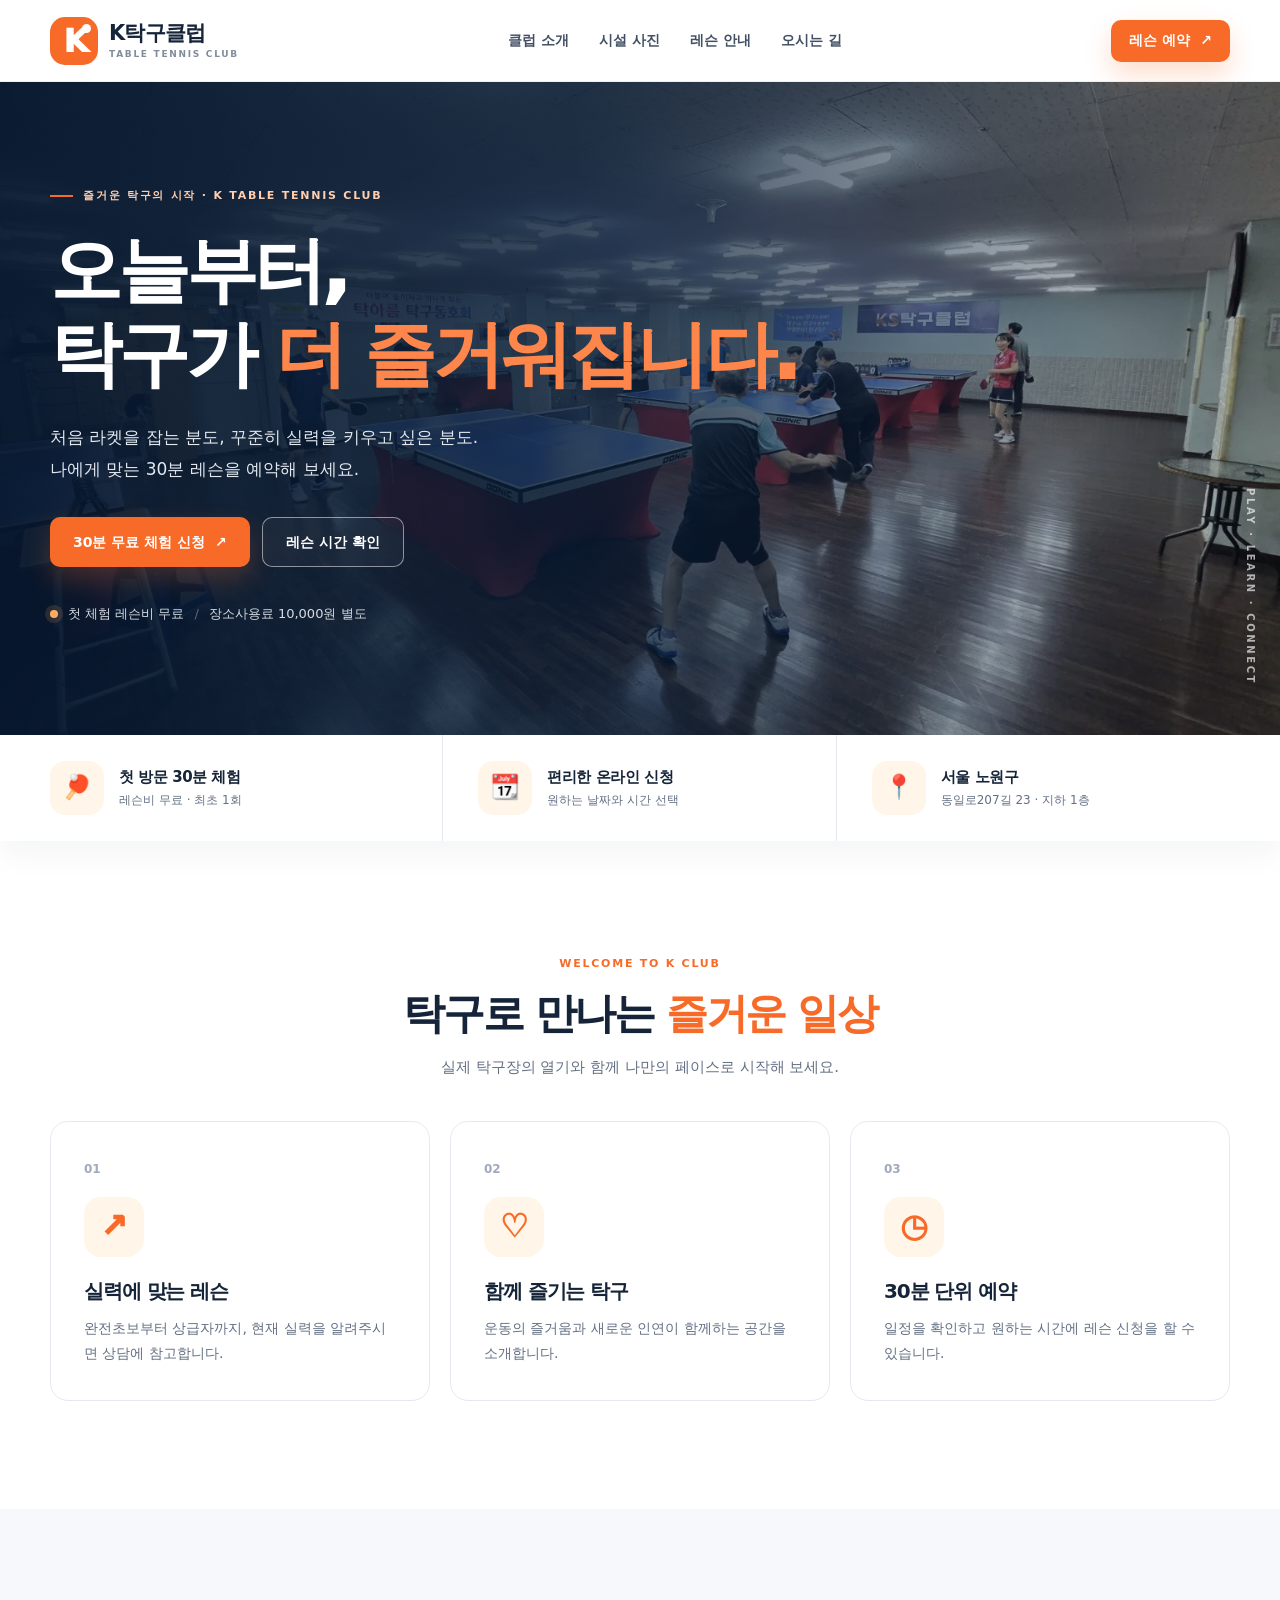
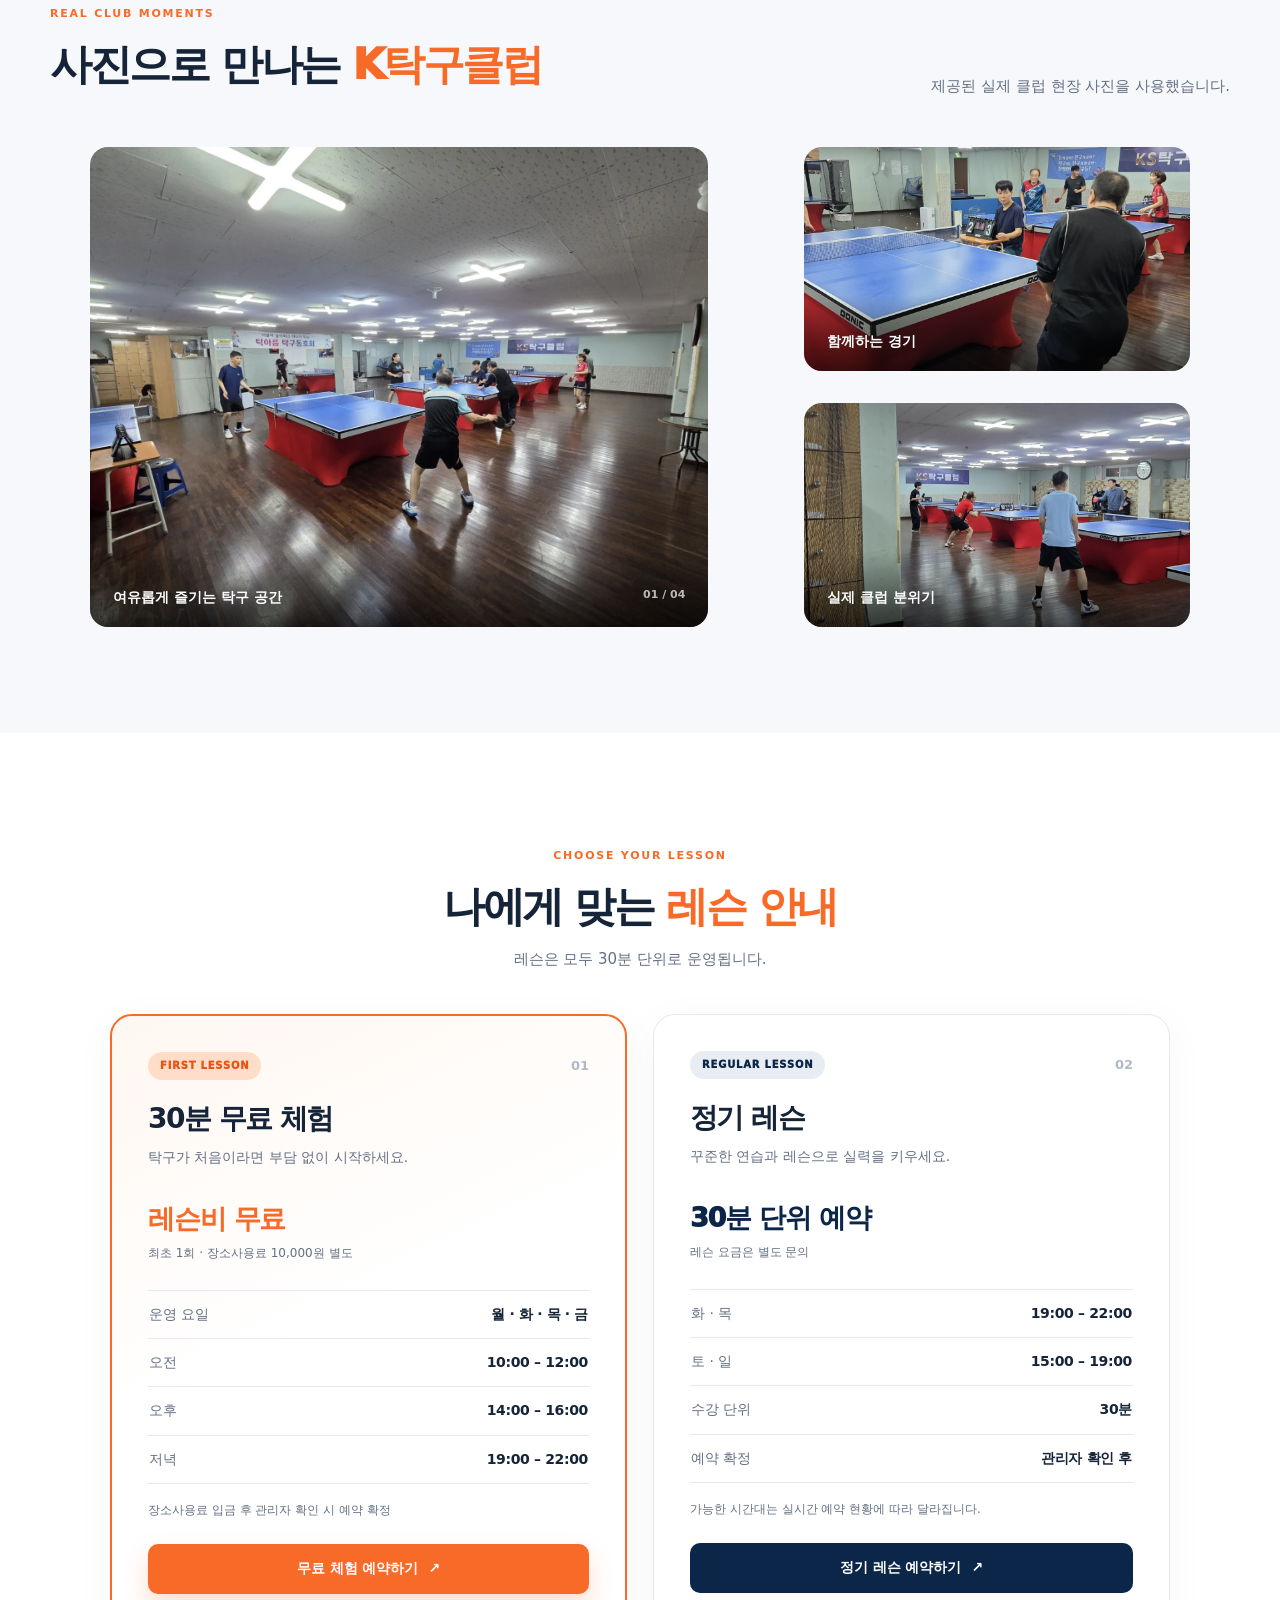
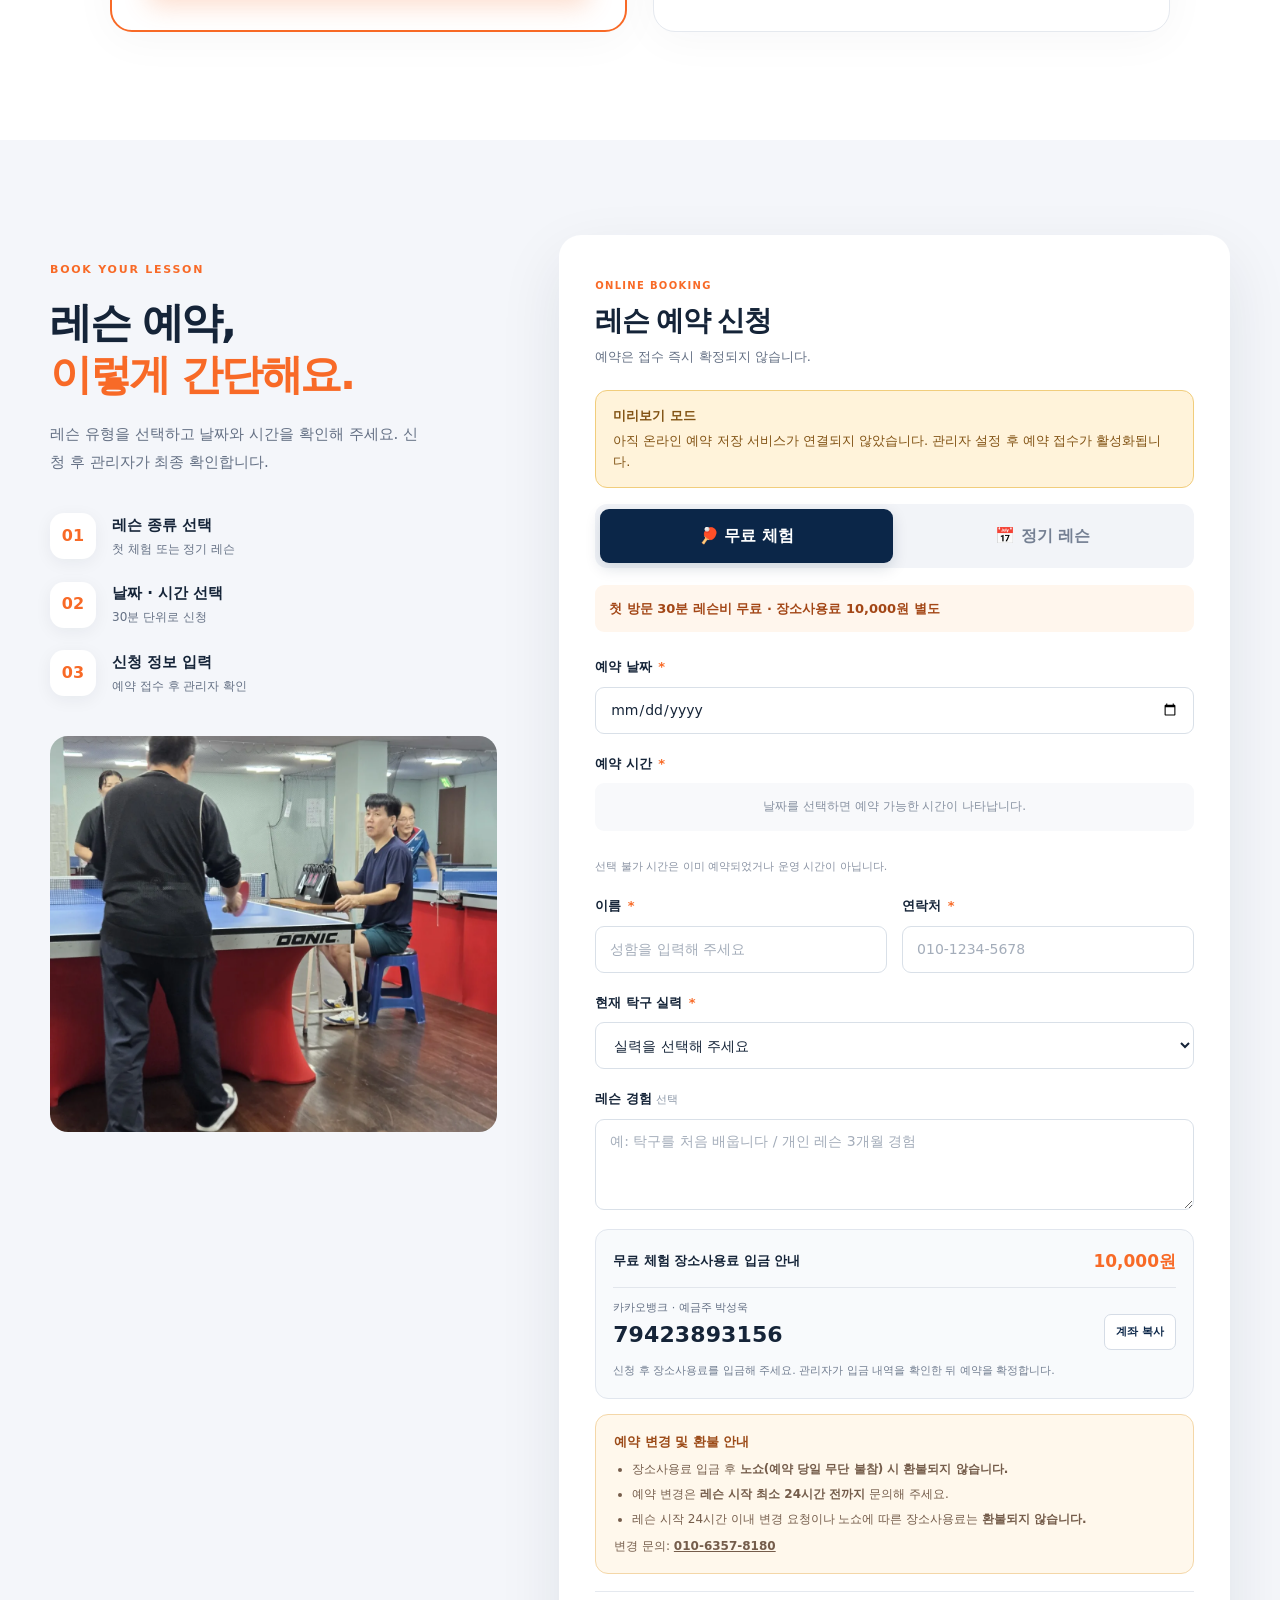
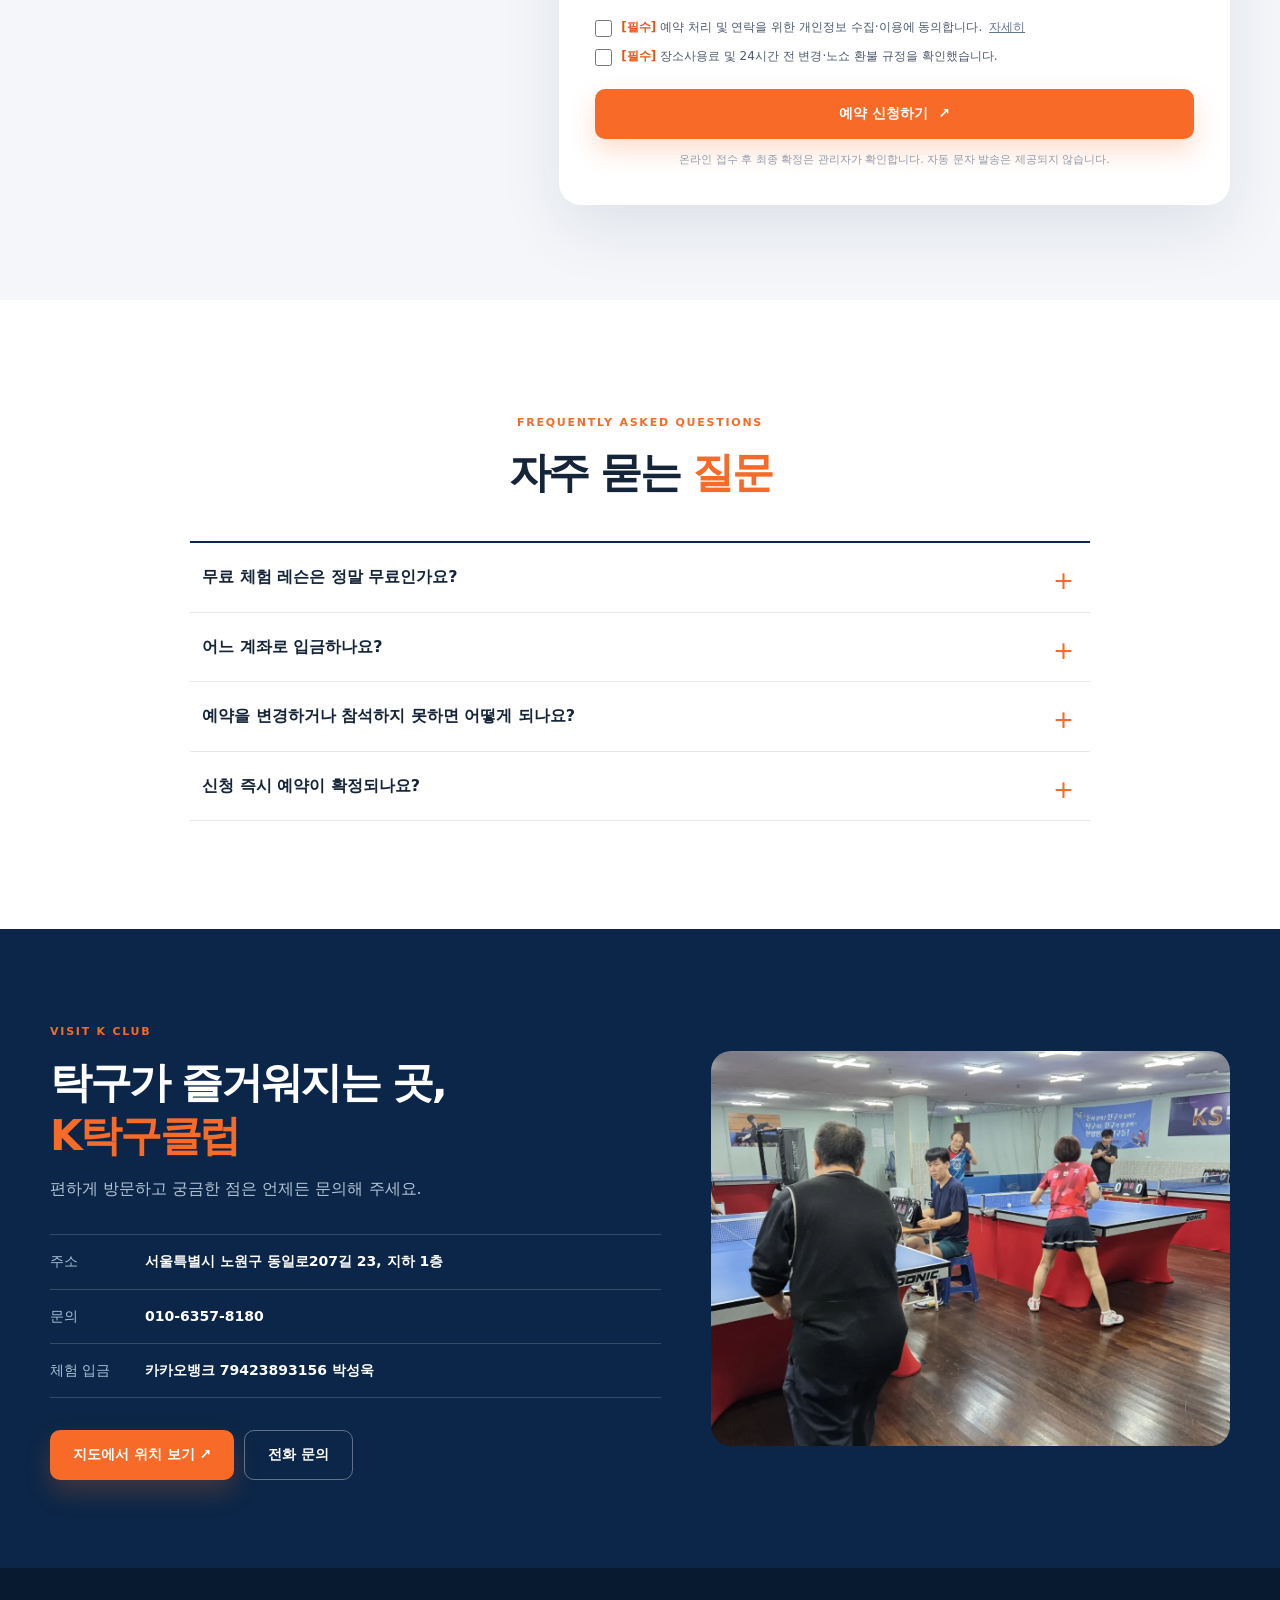
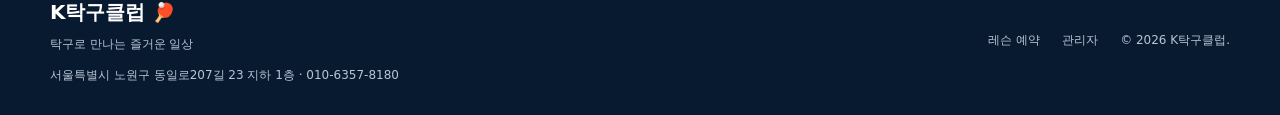
<file: index.html>
<!doctype html>
<html lang="ko">
<head>
  <meta charset="utf-8">
  <meta name="viewport" content="width=device-width, initial-scale=1">
  <meta name="theme-color" content="#0b2648">
  <meta name="description" content="서울 노원구 K탁구클럽. 최초 1회 30분 체험 레슨과 정기 레슨을 예약해 보세요.">
  <title>K탁구클럽 | 탁구의 즐거움, 여기서 시작</title>
  <link rel="icon" href="assets/favicon.svg" type="image/svg+xml">
  <link rel="stylesheet" href="assets/styles.css">
  <script src="assets/config.js"></script>
  <script src="assets/api.js" defer></script>
  <script src="assets/app.js" defer></script>
</head>
<body>
  <a class="skip-link" href="#main">본문 바로가기</a>
  <header class="site-header" id="top">
    <div class="container header-inner">
      <a class="brand" href="#top" aria-label="K탁구클럽 홈">
        <span class="brand-mark" aria-hidden="true">K<span class="brand-ball"></span></span>
        <span class="brand-label">K탁구클럽 <small>TABLE TENNIS CLUB</small></span>
      </a>
      <nav class="main-nav" aria-label="주요 메뉴">
        <a href="#about">클럽 소개</a><a href="#gallery">시설 사진</a><a href="#programs">레슨 안내</a><a href="#location">오시는 길</a>
      </nav>
      <a class="button button-small button-orange header-cta" href="#booking">레슨 예약 <span aria-hidden="true">↗</span></a>
    </div>
  </header>

  <main id="main">
    <section class="hero" aria-labelledby="hero-title">
      <div class="hero-background" role="img" aria-label="실제 K탁구클럽의 넓은 탁구장 전경"></div>
      <div class="container hero-content">
        <span class="eyebrow"><span class="eyebrow-line"></span> 즐거운 탁구의 시작 · K TABLE TENNIS CLUB</span>
        <h1 id="hero-title">오늘부터,<br>탁구가 <span>더 즐거워집니다.</span></h1>
        <p>처음 라켓을 잡는 분도, 꾸준히 실력을 키우고 싶은 분도.<br class="desktop-only"> 나에게 맞는 30분 레슨을 예약해 보세요.</p>
        <div class="hero-actions"><a class="button button-orange" href="#booking" data-pick="trial">30분 무료 체험 신청 <span aria-hidden="true">↗</span></a><a class="button button-transparent" href="#programs">레슨 시간 확인</a></div>
        <div class="hero-footnote"><span class="pulse-dot"></span> 첫 체험 레슨비 무료 <span class="bar">/</span> 장소사용료 10,000원 별도</div>
      </div>
      <div class="hero-side-label" aria-hidden="true">PLAY · LEARN · CONNECT</div>
    </section>

    <section class="intro-strip" aria-label="클럽 핵심 정보"><div class="container intro-strip-inner">
      <div><span class="strip-icon">🏓</span><span><strong>첫 방문 30분 체험</strong><small>레슨비 무료 · 최초 1회</small></span></div>
      <div><span class="strip-icon">📆</span><span><strong>편리한 온라인 신청</strong><small>원하는 날짜와 시간 선택</small></span></div>
      <div><span class="strip-icon">📍</span><span><strong>서울 노원구</strong><small>동일로207길 23 · 지하 1층</small></span></div>
    </div></section>

    <section class="section container about-section" id="about">
      <div class="section-header center"><span class="section-kicker">WELCOME TO K CLUB</span><h2>탁구로 만나는 <em>즐거운 일상</em></h2><p>실제 탁구장의 열기와 함께 나만의 페이스로 시작해 보세요.</p></div>
      <div class="benefit-grid">
        <article class="benefit-card"><span class="benefit-num">01</span><div class="benefit-symbol">↗</div><h3>실력에 맞는 레슨</h3><p>완전초보부터 상급자까지, 현재 실력을 알려주시면 상담에 참고합니다.</p></article>
        <article class="benefit-card"><span class="benefit-num">02</span><div class="benefit-symbol">♡</div><h3>함께 즐기는 탁구</h3><p>운동의 즐거움과 새로운 인연이 함께하는 공간을 소개합니다.</p></article>
        <article class="benefit-card"><span class="benefit-num">03</span><div class="benefit-symbol">◷</div><h3>30분 단위 예약</h3><p>일정을 확인하고 원하는 시간에 레슨 신청을 할 수 있습니다.</p></article>
      </div>
    </section>

    <section class="gallery-section" id="gallery"><div class="container">
      <div class="section-header split"><div><span class="section-kicker">REAL CLUB MOMENTS</span><h2>사진으로 만나는 <em>K탁구클럽</em></h2></div><p>제공된 실제 클럽 현장 사진을 사용했습니다.</p></div>
      <div class="photo-grid">
        <figure class="photo-large"><img src="assets/images/club-wide.webp" alt="실제 K탁구클럽 넓은 실내 모습과 탁구대" loading="lazy"><figcaption>여유롭게 즐기는 탁구 공간 <span>01 / 04</span></figcaption></figure>
        <figure><img src="assets/images/match.webp" alt="탁구 레슨과 경기 모습" loading="lazy"><figcaption>함께하는 경기</figcaption></figure>
        <figure><img src="assets/images/gallery.webp" alt="클럽에서 탁구를 즐기는 회원들" loading="lazy"><figcaption>실제 클럽 분위기</figcaption></figure>
      </div>
    </div></section>

    <section class="section container programs-section" id="programs">
      <div class="section-header center"><span class="section-kicker">CHOOSE YOUR LESSON</span><h2>나에게 맞는 <em>레슨 안내</em></h2><p>레슨은 모두 30분 단위로 운영됩니다.</p></div>
      <div class="program-grid">
        <article class="program-card trial-card"><div class="program-top"><span class="pill">FIRST LESSON</span><span class="program-index">01</span></div><h3>30분 무료 체험</h3><p class="program-sub">탁구가 처음이라면 부담 없이 시작하세요.</p><div class="program-price"><strong>레슨비 무료</strong><small>최초 1회 · 장소사용료 10,000원 별도</small></div>
          <div class="hours-table"><div><span>운영 요일</span><b>월 · 화 · 목 · 금</b></div><div><span>오전</span><b>10:00 – 12:00</b></div><div><span>오후</span><b>14:00 – 16:00</b></div><div><span>저녁</span><b>19:00 – 22:00</b></div></div>
          <p class="program-note">장소사용료 입금 후 관리자 확인 시 예약 확정</p><a class="button button-orange full" href="#booking" data-pick="trial">무료 체험 예약하기 <span aria-hidden="true">↗</span></a>
        </article>
        <article class="program-card regular-card"><div class="program-top"><span class="pill pill-dark">REGULAR LESSON</span><span class="program-index">02</span></div><h3>정기 레슨</h3><p class="program-sub">꾸준한 연습과 레슨으로 실력을 키우세요.</p><div class="program-price"><strong>30분 단위 예약</strong><small>레슨 요금은 별도 문의</small></div>
          <div class="hours-table"><div><span>화 · 목</span><b>19:00 – 22:00</b></div><div><span>토 · 일</span><b>15:00 – 19:00</b></div><div><span>수강 단위</span><b>30분</b></div><div><span>예약 확정</span><b>관리자 확인 후</b></div></div>
          <p class="program-note">가능한 시간대는 실시간 예약 현황에 따라 달라집니다.</p><a class="button button-navy full" href="#booking" data-pick="regular">정기 레슨 예약하기 <span aria-hidden="true">↗</span></a>
        </article>
      </div>
    </section>

    <section class="booking-section" id="booking"><div class="container booking-layout">
      <aside class="booking-aside"><span class="section-kicker">BOOK YOUR LESSON</span><h2>레슨 예약,<br><em>이렇게 간단해요.</em></h2><p>레슨 유형을 선택하고 날짜와 시간을 확인해 주세요. 신청 후 관리자가 최종 확인합니다.</p>
        <ol class="steps"><li><b>01</b><span><strong>레슨 종류 선택</strong><small>첫 체험 또는 정기 레슨</small></span></li><li><b>02</b><span><strong>날짜 · 시간 선택</strong><small>30분 단위로 신청</small></span></li><li><b>03</b><span><strong>신청 정보 입력</strong><small>예약 접수 후 관리자 확인</small></span></li></ol>
        <div class="aside-image"><img src="assets/images/lesson.webp" loading="lazy" alt="탁구 경기를 진행하는 K탁구클럽 실제 현장"></div>
      </aside>
      <div class="booking-card">
        <div class="booking-card-header"><span class="mini-tag">ONLINE BOOKING</span><h3>레슨 예약 신청</h3><p>예약은 접수 즉시 확정되지 않습니다.</p></div>
        <div class="notice notice-config" id="configNotice" hidden><strong>미리보기 모드</strong><span>아직 온라인 예약 저장 서비스가 연결되지 않았습니다. 관리자 설정 후 예약 접수가 활성화됩니다.</span></div>
        <div class="lesson-tabs" role="group" aria-label="레슨 유형 선택"><button class="lesson-tab active" type="button" data-type="trial" aria-pressed="true">🏓 무료 체험</button><button class="lesson-tab" type="button" data-type="regular" aria-pressed="false">📅 정기 레슨</button></div>
        <div class="booking-hint" id="bookingHint">첫 방문 30분 레슨비 무료 · 장소사용료 10,000원 별도</div>
        <form id="bookingForm" novalidate>
          <div class="form-grid"><label class="form-field"><span>예약 날짜 <i>*</i></span><input id="bookingDate" name="day" type="date" required></label></div>
          <div class="form-field"><span>예약 시간 <i>*</i></span><div id="slots" class="slot-picker" aria-label="예약 가능한 시간"><p class="slots-empty">날짜를 선택하면 예약 가능한 시간이 나타납니다.</p></div><input id="bookingSlot" type="hidden" name="slot" required><p class="input-note">선택 불가 시간은 이미 예약되었거나 운영 시간이 아닙니다.</p></div>
          <div class="form-grid two"><label class="form-field"><span>이름 <i>*</i></span><input name="name" type="text" minlength="2" maxlength="40" autocomplete="name" placeholder="성함을 입력해 주세요" required></label><label class="form-field"><span>연락처 <i>*</i></span><input name="phone" type="tel" maxlength="20" autocomplete="tel" inputmode="tel" placeholder="010-1234-5678" required></label></div>
          <label class="form-field"><span>현재 탁구 실력 <i>*</i></span><select name="level" required><option value="">실력을 선택해 주세요</option><option>완전초보</option><option>초보</option><option>입문</option><option>중급</option><option>상급</option></select></label>
          <label class="form-field"><span>레슨 경험 <small>선택</small></span><textarea name="experience" maxlength="1000" rows="3" placeholder="예: 탁구를 처음 배웁니다 / 개인 레슨 3개월 경험"></textarea></label>
          <div class="bank-card" id="bankCard"><div class="bank-top"><span>무료 체험 장소사용료 입금 안내</span><strong>10,000원</strong></div><div class="bank-number"><div><small>카카오뱅크 · 예금주 박성욱</small><strong>79423893156</strong></div><button class="copy-button" id="copyAccount" type="button" aria-label="계좌번호 복사">계좌 복사</button></div><p>신청 후 장소사용료를 입금해 주세요. 관리자가 입금 내역을 확인한 뒤 예약을 확정합니다.</p></div>
          <div class="policy-box"><strong>예약 변경 및 환불 안내</strong><ul><li>장소사용료 입금 후 <b>노쇼(예약 당일 무단 불참) 시 환불되지 않습니다.</b></li><li>예약 변경은 <b>레슨 시작 최소 24시간 전까지</b> 문의해 주세요.</li><li>레슨 시작 24시간 이내 변경 요청이나 노쇼에 따른 장소사용료는 <b>환불되지 않습니다.</b></li></ul><p>변경 문의: <a href="tel:01063578180">010-6357-8180</a></p></div>
          <div class="agreements"><label><input type="checkbox" name="privacy" required><span><strong>[필수]</strong> 예약 처리 및 연락을 위한 개인정보 수집·이용에 동의합니다. <button type="button" class="text-action" id="privacyDetails">자세히</button></span></label><label><input type="checkbox" name="policy" required><span><strong>[필수]</strong> 장소사용료 및 24시간 전 변경·노쇼 환불 규정을 확인했습니다.</span></label></div>
          <button class="button button-orange full submit-button" type="submit" id="submitBooking">예약 신청하기 <span aria-hidden="true">↗</span></button>
          <div class="form-feedback" id="formFeedback" role="status" aria-live="polite" hidden></div>
          <p class="after-note">온라인 접수 후 최종 확정은 관리자가 확인합니다. 자동 문자 발송은 제공되지 않습니다.</p>
        </form>
      </div>
    </div></section>

    <section class="section container faq-section" id="faq"><div class="section-header center"><span class="section-kicker">FREQUENTLY ASKED QUESTIONS</span><h2>자주 묻는 <em>질문</em></h2></div>
      <div class="faq-list"><details><summary>무료 체험 레슨은 정말 무료인가요?</summary><p>네. 첫 방문 30분 체험 레슨비는 최초 1회 무료입니다. 다만 장소사용료 10,000원은 별도로 입금해야 합니다.</p></details><details><summary>어느 계좌로 입금하나요?</summary><p>카카오뱅크 79423893156 (예금주 박성욱)으로 장소사용료 10,000원을 입금해 주세요. 관리자 입금 확인 후 확정됩니다.</p></details><details><summary>예약을 변경하거나 참석하지 못하면 어떻게 되나요?</summary><p>변경은 레슨 시작 최소 24시간 전까지 010-6357-8180으로 연락해 주세요. 24시간 이내 변경 요청 및 노쇼 시 입금한 장소사용료는 환불되지 않습니다.</p></details><details><summary>신청 즉시 예약이 확정되나요?</summary><p>아니요. 무료 체험은 입금 확인 후, 정기 레슨은 관리자 확인 후 예약이 확정됩니다. 자동 문자 발송은 제공되지 않으니 필요시 전화로 문의해 주세요.</p></details></div>
    </section>

    <section class="location-section" id="location"><div class="container location-layout"><div><span class="section-kicker">VISIT K CLUB</span><h2>탁구가 즐거워지는 곳,<br><em>K탁구클럽</em></h2><p>편하게 방문하고 궁금한 점은 언제든 문의해 주세요.</p><div class="contact-lines"><div><span>주소</span><strong>서울특별시 노원구 동일로207길 23, 지하 1층</strong></div><div><span>문의</span><a href="tel:01063578180">010-6357-8180</a></div><div><span>체험 입금</span><strong>카카오뱅크 79423893156 박성욱</strong></div></div><div class="location-actions"><a class="button button-orange" href="https://www.google.com/maps/search/?api=1&amp;query=%EC%84%9C%EC%9A%B8%EC%8B%9C+%EB%85%B8%EC%9B%90%EA%B5%AC+%EB%8F%99%EC%9D%BC%EB%A1%9C207%EA%B8%B8+23" target="_blank" rel="noopener noreferrer">지도에서 위치 보기 ↗</a><a class="button button-outline-light" href="tel:01063578180">전화 문의</a></div></div><img src="assets/images/club-floor.webp" loading="lazy" alt="K탁구클럽 실내 탁구장 전경"></div></section>
  </main>
  <footer class="site-footer"><div class="container footer-inner"><div><span class="footer-brand">K탁구클럽 <span>🏓</span></span><p>탁구로 만나는 즐거운 일상</p><small>서울특별시 노원구 동일로207길 23 지하 1층 · 010-6357-8180</small></div><div class="footer-right"><a href="#booking">레슨 예약</a><a href="admin.html">관리자</a><span>© <span id="currentYear">2026</span> K탁구클럽.</span></div></div></footer>

  <dialog id="privacyDialog" class="modal"><div class="modal-content"><button type="button" class="modal-close" data-close-dialog aria-label="닫기">×</button><h2>개인정보 수집·이용 안내</h2><p><strong>수집 항목:</strong> 이름, 연락처, 탁구 실력, 레슨 경험(입력 시), 희망 예약 날짜와 시간</p><p><strong>이용 목적:</strong> 체험·정기 레슨 예약 접수, 중복 체험 신청 확인, 예약 일정 관리와 연락</p><p><strong>보유·삭제:</strong> 예약 업무에 필요한 기간 동안 보관합니다. 보관기간 확정 및 정기 삭제 절차는 클럽 운영자가 공개 운영 전에 정해야 합니다. 삭제 요청은 010-6357-8180으로 문의해 주세요.</p><p><strong>동의 거부:</strong> 동의하지 않을 수 있으나 온라인 예약 접수는 어렵습니다.</p><button type="button" class="button button-navy full" data-close-dialog>확인</button></div></dialog>
</body>
</html>
</file>
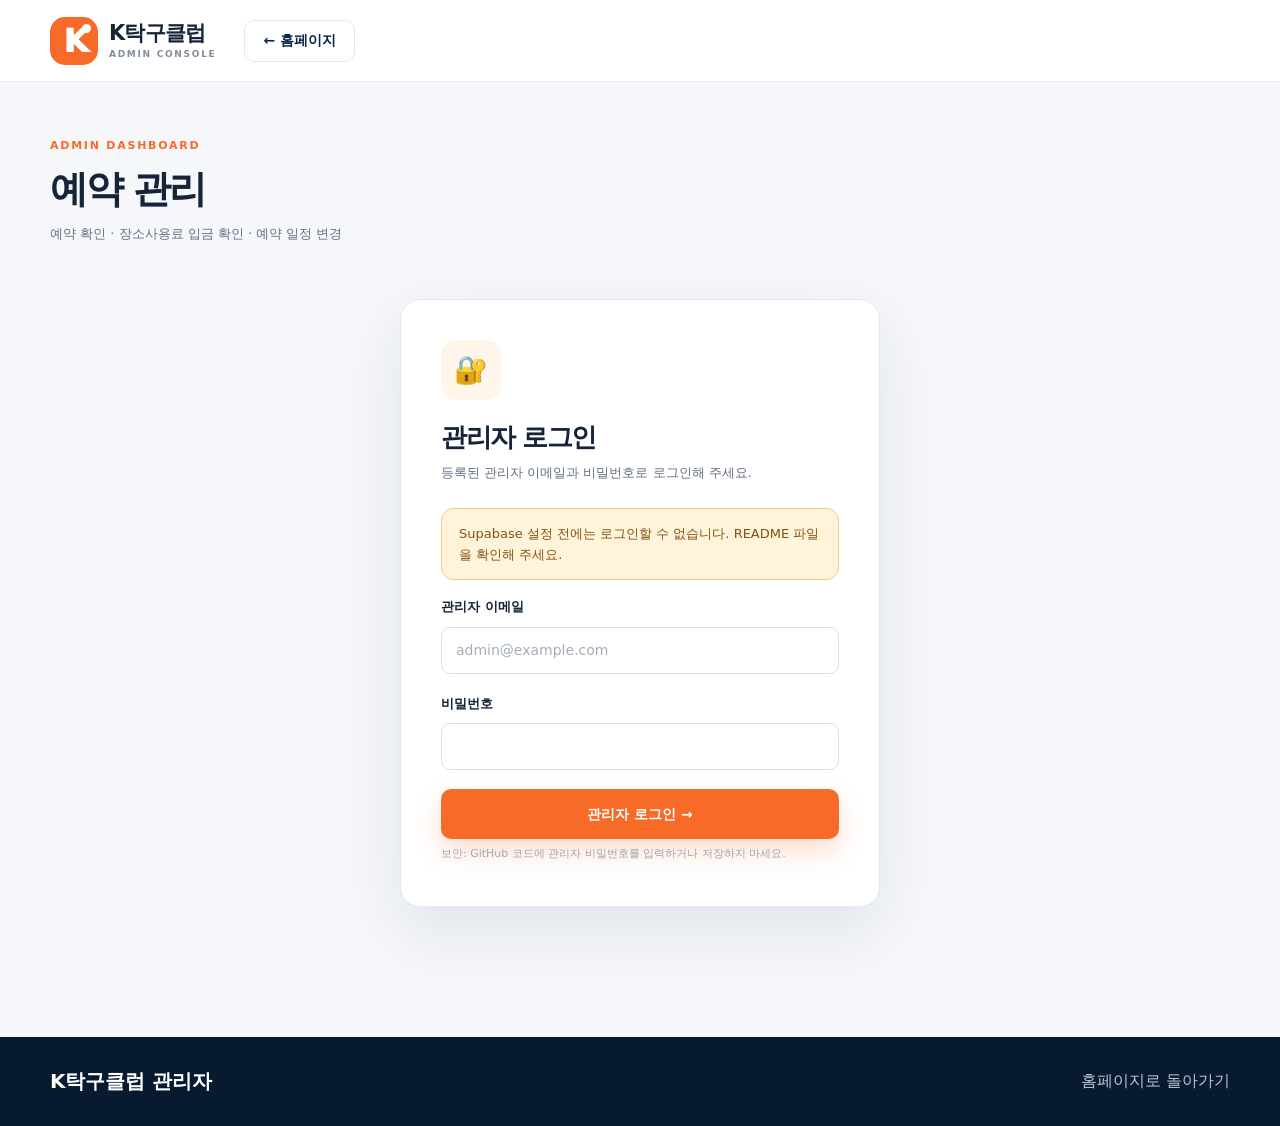
<file: admin.html>
<!doctype html>
<html lang="ko"><head><meta charset="utf-8"><meta name="viewport" content="width=device-width, initial-scale=1"><meta name="robots" content="noindex,nofollow"><meta name="theme-color" content="#0b2648"><title>예약 관리 | K탁구클럽</title><link rel="icon" href="assets/favicon.svg" type="image/svg+xml"><link rel="stylesheet" href="assets/styles.css"><script src="assets/config.js"></script><script src="assets/api.js" defer></script><script src="assets/admin.js" defer></script></head>
<body class="admin-body"><a class="skip-link" href="#main">본문 바로가기</a><header class="site-header admin-header"><div class="container header-inner"><a class="brand" href="index.html"><span class="brand-mark" aria-hidden="true">K<span class="brand-ball"></span></span><span class="brand-label">K탁구클럽 <small>ADMIN CONSOLE</small></span></a><a class="button button-small button-ghost" href="index.html">← 홈페이지</a></div></header>
<main id="main" class="container admin-main"><div class="admin-intro"><div><span class="section-kicker">ADMIN DASHBOARD</span><h1>예약 관리</h1><p>예약 확인 · 장소사용료 입금 확인 · 예약 일정 변경</p></div><button type="button" class="button button-small button-navy" id="logoutBtn" hidden>로그아웃</button></div>
<section class="login-panel" id="loginPanel"><div class="login-icon">🔐</div><h2>관리자 로그인</h2><p>등록된 관리자 이메일과 비밀번호로 로그인해 주세요.</p><div class="notice notice-config" id="adminConfigNotice" hidden>Supabase 설정 전에는 로그인할 수 없습니다. README 파일을 확인해 주세요.</div><form id="loginForm"><label class="form-field"><span>관리자 이메일</span><input type="email" name="email" autocomplete="username" placeholder="admin@example.com" required></label><label class="form-field"><span>비밀번호</span><input type="password" name="password" autocomplete="current-password" required></label><button type="submit" class="button button-orange full">관리자 로그인 →</button><p class="form-feedback" role="status" id="loginFeedback" hidden></p></form><small>보안: GitHub 코드에 관리자 비밀번호를 입력하거나 저장하지 마세요.</small></section>
<section id="dashboard" class="dashboard" hidden>
  <div class="admin-stats"><article><span>전체 신청</span><strong id="statAll">—</strong></article><article><span>입금 확인 대기</span><strong id="statPayment">—</strong></article><article><span>예약 확인 대기</span><strong id="statPending">—</strong></article><article><span>예약 확정</span><strong id="statConfirmed">—</strong></article></div>
  <div class="admin-toolbar"><div><h2>예약 신청 목록</h2><p>입금 확인 후 상태를 ‘예약 확정’으로 변경해 주세요.</p></div><div class="toolbar-buttons"><button class="button button-ghost" type="button" id="refreshBtn">새로고침 ↻</button><button class="button button-navy" type="button" id="csvBtn">CSV 다운로드 ↓</button></div></div>
  <div class="admin-filters"><label>예약 날짜<input type="date" id="filterDate"></label><label>레슨 유형<select id="filterType"><option value="all">전체 유형</option><option value="trial">무료 체험</option><option value="regular">정기 레슨</option></select></label><label>예약 상태<select id="filterStatus"><option value="all">전체 상태</option><option value="pending_payment">입금 확인 대기</option><option value="pending">예약 확인 대기</option><option value="confirmed">예약 확정</option><option value="completed">레슨 완료</option><option value="no_show">노쇼</option><option value="cancelled">취소</option></select></label><button class="button button-navy" id="applyFilters" type="button">조회</button><button class="button button-ghost" id="resetFilters" type="button">초기화</button></div>
  <div class="admin-data-wrap"><div class="table-scroll"><table class="data-table"><thead><tr><th>예약번호</th><th>레슨 일정</th><th>유형</th><th>이름 · 연락처</th><th>실력 / 경험</th><th>현재 상태</th><th>관리</th></tr></thead><tbody id="bookingRows"><tr><td colspan="7" class="table-empty">예약을 불러오고 있습니다.</td></tr></tbody></table></div></div>
  <div class="admin-guides"><p><b>입금 확인:</b> 카카오뱅크 79423893156 박성욱 계좌에서 실제 입금 내역을 확인한 후 ‘예약 확정’으로 변경하세요. 자동 입금 조회는 지원하지 않습니다.</p><p><b>변경 규정:</b> 레슨 시작 24시간 전까지만 시간 변경이 가능합니다. 24시간 이내 변경 및 노쇼 시 장소사용료는 환불되지 않습니다. 문자 발송은 별도입니다.</p></div>
  <div id="adminFeedback" class="form-feedback" role="status" aria-live="polite" hidden></div>
</section>
</main>
<dialog id="moveDialog" class="modal"><div class="modal-content"><button class="modal-close" type="button" data-close-dialog aria-label="닫기">×</button><h2>예약 시간 변경</h2><p id="moveDetails" class="muted"></p><form id="moveForm"><label class="form-field"><span>변경 날짜</span><input type="date" name="day" id="moveDay" required></label><label class="form-field"><span>변경 시간</span><select name="slot" id="moveSlot" required><option value="">먼저 날짜를 선택하세요</option></select></label><p class="input-note">기존 예약 시간 기준 24시간 전까지만 변경 가능하며, 이미 예약된 시간은 선택할 수 없습니다.</p><button class="button button-orange full" type="submit">변경 저장</button></form><p class="form-feedback" role="status" id="moveFeedback" hidden></p></div></dialog>
<footer class="site-footer"><div class="container footer-inner"><span class="footer-brand">K탁구클럽 관리자</span><a href="index.html">홈페이지로 돌아가기</a></div></footer></body></html>
</file>
<file: assets/styles.css>
[hidden]{display:none!important}
:root{--navy:#0b2648;--navy2:#102f54;--orange:#f86a27;--orange2:#e85314;--cream:#fff5e9;--pale:#f7f8fb;--ink:#152438;--muted:#647084;--line:#e5e9ef;--white:#fff;--radius:20px;--shadow:0 24px 64px rgba(9,30,58,.09)}
*{box-sizing:border-box}html{scroll-behavior:smooth;scroll-padding-top:85px}body{margin:0;color:var(--ink);font-family: "Pretendard", "Noto Sans KR", "Apple SD Gothic Neo", "Malgun Gothic",system-ui,sans-serif;-webkit-font-smoothing:antialiased;line-height:1.65}a{color:inherit;text-decoration:none}button,input,select,textarea{font:inherit}button{cursor:pointer}img{max-width:100%;display:block}h1,h2,h3,p,figure{margin-top:0}h1,h2,h3{line-height:1.24;letter-spacing:-.055em}h1{font-size:clamp(2.9rem,5.6vw,5.3rem)}h2{font-size:clamp(2rem,3.3vw,3.2rem)}h3{font-size:1.45rem}.container{width:min(1180px,calc(100% - 48px));margin-inline:auto}.skip-link{position:fixed;left:10px;top:-80px;background:#fff;z-index:100;padding:10px}.skip-link:focus{top:8px}.site-header{height:82px;background:#fff;position:sticky;top:0;z-index:20;border-bottom:1px solid rgba(0,0,0,.06)}.header-inner{height:100%;display:flex;align-items:center;gap:28px}.brand{display:flex;align-items:center;gap:11px;white-space:nowrap}.brand-mark{position:relative;display:grid;place-items:center;width:48px;height:48px;border-radius:15px;color:#fff;background:var(--orange);font-size:32px;line-height:1;font-weight:950;letter-spacing:-.12em}.brand-ball{position:absolute;right:7px;top:7px;background:#fff;border-radius:50%;width:9px;height:9px}.brand-label{font-size:21px;font-weight:900;line-height:1.15;letter-spacing:-.04em}.brand-label small{display:block;font-size:9px;font-weight:800;color:#818c9d;letter-spacing:.19em;margin-top:4px}.main-nav{display:flex;gap:30px;align-items:center;margin-inline:auto}.main-nav a{font-size:14px;font-weight:750;color:#435064}.main-nav a:hover{color:var(--orange)}.button{border:0;min-height:50px;padding:13px 23px;border-radius:10px;display:inline-flex;align-items:center;justify-content:center;gap:10px;font-size:14px;font-weight:850;text-align:center;line-height:1.35;transition:transform .2s,background .2s,box-shadow .2s;white-space:nowrap}.button:hover{transform:translateY(-2px)}.button:disabled{cursor:not-allowed;opacity:.55;transform:none}.button-orange{color:#fff;background:var(--orange);box-shadow:0 12px 26px rgba(248,106,39,.23)}.button-orange:hover{background:var(--orange2)}.button-navy{color:#fff;background:var(--navy)}.button-navy:hover{background:var(--navy2)}.button-small{min-height:42px;padding:10px 18px}.button-transparent{color:#fff;border:1px solid rgba(255,255,255,.5);background:rgba(255,255,255,.04)}.button-transparent:hover{background:rgba(255,255,255,.17)}.button-outline-light{background:transparent;color:#fff;border:1px solid rgba(255,255,255,.35)}.button-ghost{background:#fff;color:var(--navy);border:1px solid var(--line);box-shadow:none}.full{width:100%}.eyebrow,.section-kicker{font-weight:900;letter-spacing:.16em;font-size:11px}.section-kicker{color:var(--orange)}.hero{position:relative;isolation:isolate;min-height:620px;overflow:hidden;background:var(--navy);color:#fff;display:flex;align-items:center}.hero-background{position:absolute;inset:0;background:linear-gradient(90deg,rgba(6,23,46,.95) 0%,rgba(8,28,53,.8) 45%,rgba(8,28,53,.18) 100%),url('images/club-wide.webp') center 53%/cover no-repeat;z-index:-1}.hero-content{padding-block:105px 110px}.hero .eyebrow{color:#ffcfaf;display:flex;align-items:center;gap:10px}.eyebrow-line{display:inline-block;width:23px;height:2px;background:var(--orange)}.hero h1{margin:24px 0;max-width:900px;font-weight:950;line-height:1.17}.hero h1 span{color:#ff864b}.hero p{max-width:610px;font-size:17px;color:#e2e8f0;line-height:1.9}.hero-actions{display:flex;flex-wrap:wrap;gap:12px;margin-top:32px}.hero-footnote{display:flex;align-items:center;gap:10px;color:#d5dbe3;font-size:13px;margin-top:36px}.bar{opacity:.4}.pulse-dot{height:8px;width:8px;border-radius:50%;background:#ffac63;box-shadow:0 0 0 5px rgba(255,172,99,.14)}.hero-side-label{position:absolute;bottom:50px;right:22px;writing-mode:vertical-rl;letter-spacing:.26em;font-size:10px;font-weight:900;color:rgba(255,255,255,.65)}.intro-strip{background:#fff;box-shadow:0 10px 35px rgba(7,29,49,.055)}.intro-strip-inner{display:grid;grid-template-columns:repeat(3,1fr)}.intro-strip-inner>div{display:flex;align-items:center;gap:15px;padding:26px 35px;border-right:1px solid var(--line)}.intro-strip-inner>div:first-child{padding-left:0}.intro-strip-inner>div:last-child{border:0}.strip-icon{width:54px;height:54px;display:grid;place-items:center;background:var(--cream);border-radius:15px;font-size:24px}.intro-strip strong,.intro-strip small{display:block}.intro-strip strong{font-size:15px;letter-spacing:-.03em}.intro-strip small{color:var(--muted);font-size:12px;margin-top:2px}.section{padding-block:108px}.section-header{margin-bottom:42px}.section-header.center{text-align:center}.section-header h2{margin:13px 0 14px;font-weight:950}.section-header em,.booking-aside h2 em,.location-section h2 em{color:var(--orange);font-style:normal}.section-header p{color:var(--muted);font-size:15px}.benefit-grid{display:grid;grid-template-columns:repeat(3,minmax(0,1fr));gap:20px}.benefit-card{border:1px solid var(--line);border-radius:18px;padding:33px;background:#fff;transition:box-shadow .2s,transform .2s}.benefit-card:hover{box-shadow:var(--shadow);transform:translateY(-3px)}.benefit-num{color:#a0aabb;font-size:12px;font-weight:900}.benefit-symbol{width:60px;height:60px;border-radius:17px;background:var(--cream);color:var(--orange);font-size:32px;font-weight:950;display:grid;place-items:center;margin:15px 0 22px}.benefit-card h3{font-size:20px;margin-bottom:12px}.benefit-card p{color:var(--muted);font-size:14px;margin:0;line-height:1.85}.gallery-section{padding-block:90px;background:var(--pale)}.section-header.split{display:flex;align-items:end;justify-content:space-between;gap:20px}.section-header.split p{margin-bottom:6px}.photo-grid{display:grid;grid-template-columns:1.2fr .8fr;grid-template-rows:240px 240px;gap:16px}.photo-grid figure{position:relative;overflow:hidden;border-radius:18px;background:#dce4ed}.photo-grid figure.photo-large{grid-row:span 2}.photo-grid img{width:100%;height:100%;object-fit:cover;transition:transform .6s}.photo-grid figure:hover img{transform:scale(1.045)}.photo-grid figcaption{position:absolute;left:0;bottom:0;right:0;background:linear-gradient(transparent,rgba(0,0,0,.65));padding:35px 23px 18px;color:#fff;font-size:14px;font-weight:800;display:flex;justify-content:space-between}.photo-grid figcaption span{opacity:.7;font-size:11px}.program-grid{display:grid;grid-template-columns:1fr 1fr;gap:26px;max-width:1060px;margin-inline:auto}.program-card{border:1px solid var(--line);border-radius:22px;padding:36px;box-shadow:0 8px 45px rgba(8,31,58,.035)}.trial-card{border:2px solid var(--orange);background:linear-gradient(155deg,#fff7f1 0%,#fff 48%)}.regular-card{background:#fff}.program-top{display:flex;align-items:center;justify-content:space-between;margin-bottom:22px}.pill{background:#ffddc9;color:var(--orange2);padding:6px 12px;border-radius:100px;font-size:10px;letter-spacing:.08em;font-weight:950}.pill-dark{background:#e8edf4;color:var(--navy)}.program-index{font-size:13px;font-weight:850;color:#b0bac7}.program-card h3{font-size:28px;margin-bottom:9px}.program-sub{font-size:14px;color:var(--muted);margin:0}.program-price{margin:28px 0 26px}.program-price strong,.program-price small{display:block}.program-price strong{font-size:27px;color:var(--orange);font-weight:950;letter-spacing:-.045em}.regular-card .program-price strong{color:var(--navy)}.program-price small{font-size:12px;color:var(--muted);margin-top:3px}.hours-table{border-block:1px solid var(--line)}.hours-table>div{display:flex;align-items:center;justify-content:space-between;gap:8px;padding:12px 1px;border-bottom:1px solid var(--line);font-size:14px}.hours-table>div:last-child{border:0}.hours-table span{color:var(--muted)}.hours-table b{color:var(--ink);letter-spacing:-.025em}.program-note{font-size:12px;color:var(--muted);margin:17px 0 22px;min-height:21px}.booking-section{background:#f4f6fa;padding-block:95px}.booking-layout{display:grid;grid-template-columns:.8fr 1.2fr;gap:62px;align-items:start}.booking-aside{padding-top:20px}.booking-aside h2{margin:16px 0 18px}.booking-aside>p{color:var(--muted);font-size:15px;line-height:1.9;max-width:380px}.steps{list-style:none;padding:0;margin:36px 0 40px}.steps li{display:flex;gap:16px;align-items:center;margin-bottom:22px}.steps b{flex-shrink:0;height:46px;width:46px;border-radius:14px;background:#fff;color:var(--orange);font-size:16px;display:grid;place-items:center;box-shadow:0 4px 17px rgba(8,31,58,.06)}.steps strong,.steps small{display:block}.steps strong{font-size:15px}.steps small{font-size:12px;color:var(--muted);margin-top:2px}.aside-image{border-radius:18px;overflow:hidden;aspect-ratio:1.13}.aside-image img{width:100%;height:100%;object-fit:cover}.booking-card{background:#fff;padding:36px;border-radius:22px;box-shadow:var(--shadow)}.booking-card-header h3{font-size:28px;margin:7px 0}.booking-card-header p{font-size:13px;color:var(--muted);margin:0 0 23px}.mini-tag{font-size:10px;letter-spacing:.13em;color:var(--orange);font-weight:900}.lesson-tabs{display:grid;grid-template-columns:1fr 1fr;background:#f2f4f8;padding:5px;gap:4px;border-radius:12px}.lesson-tab{border:0;border-radius:9px;padding:14px 8px;background:transparent;color:#758093;font-weight:800}.lesson-tab.active{background:var(--navy);color:#fff;box-shadow:0 5px 15px rgba(9,37,70,.15)}.booking-hint{background:#fff6ed;color:#a34717;font-size:13px;padding:13px 14px;border-radius:9px;margin:17px 0 24px;font-weight:750}.form-grid{display:grid;gap:15px;margin-bottom:19px}.form-grid.two{grid-template-columns:1fr 1fr}.form-field{display:block;margin-bottom:19px}.form-grid .form-field{margin-bottom:0}.form-field>span{display:block;font-size:13px;font-weight:850;margin-bottom:9px}.form-field i{font-style:normal;color:var(--orange);margin-left:2px}.form-field>span small{color:#8b97a7;font-weight:500}.form-field input,.form-field select,.form-field textarea,.admin-filters input,.admin-filters select{display:block;width:100%;height:47px;padding:10px 14px;border:1px solid #d9e0e8;background:#fff;border-radius:9px;color:var(--ink);font-size:14px;outline:0;transition:border-color .2s,box-shadow .2s}.form-field textarea{height:auto;resize:vertical;min-height:88px}.form-field input:focus,.form-field select:focus,.form-field textarea:focus,.admin-filters input:focus,.admin-filters select:focus{border-color:var(--orange);box-shadow:0 0 0 3px rgba(248,106,39,.12)}.form-field input::placeholder,.form-field textarea::placeholder{color:#a4adba}.slot-picker{display:grid;grid-template-columns:repeat(4,1fr);gap:8px;min-height:66px;align-items:start}.slots-empty{grid-column:1/-1;color:#8791a1;padding:14px;background:#f8f9fb;border-radius:9px;text-align:center;font-size:12px;margin:0}.slot-button{border:1px solid #dce2ea;background:#fff;color:var(--navy);border-radius:9px;padding:12px 6px;font-size:13px;font-weight:850;min-height:44px}.slot-button:hover:not(:disabled){border-color:var(--orange);color:var(--orange)}.slot-button.selected{background:var(--orange);border-color:var(--orange);color:#fff}.slot-button:disabled{background:#f0f2f5;color:#aeb5c0;text-decoration:line-through;cursor:not-allowed}.input-note{color:#8b94a4;font-size:11px;margin:9px 0 0}.bank-card{background:#f8fafc;border:1px solid #e1e6ee;border-radius:13px;padding:17px;margin-bottom:15px}.bank-top{display:flex;justify-content:space-between;gap:6px;align-items:center;font-size:13px;font-weight:850}.bank-top strong{color:var(--orange);font-size:17px}.bank-number{display:flex;justify-content:space-between;gap:10px;align-items:end;border-top:1px solid #e2e6ec;margin-top:12px;padding-top:11px}.bank-number small,.bank-number strong{display:block}.bank-number small{font-size:11px;color:var(--muted)}.bank-number strong{font-size:22px;letter-spacing:.005em;line-height:1.35;margin-top:3px}.copy-button{flex-shrink:0;border:1px solid #d5dce6;padding:8px 11px;border-radius:7px;background:#fff;font-size:11px;font-weight:800;color:var(--navy)}.bank-card>p{font-size:11px;line-height:1.7;color:#717d90;margin:12px 0 0}.policy-box{background:#fff8ec;border:1px solid #f4d7a8;border-radius:13px;padding:16px 18px;margin-bottom:17px;font-size:12px}.policy-box>strong{display:block;color:#9c4b18;font-size:13px}.policy-box ul{padding-left:18px;margin:8px 0}.policy-box li{margin:5px 0;color:#755d4b;line-height:1.65}.policy-box p{margin:7px 0 0;color:#755d4b}.policy-box a{font-weight:900;text-decoration:underline}.agreements{border-top:1px solid var(--line);padding-top:16px;margin-bottom:22px}.agreements label{display:flex;align-items:start;gap:9px;margin:10px 0;color:#4c596c;font-size:12px;line-height:1.6}.agreements input{width:17px;height:17px;accent-color:var(--orange);flex-shrink:0;margin:2px 0 0}.agreements strong{color:var(--orange2)}.text-action{border:0;background:transparent;text-decoration:underline;color:#65738a;font-size:12px;padding:0 3px}.after-note{font-size:11px;text-align:center;color:#919aaa;margin:12px 0 0}.notice{padding:14px 17px;margin:16px 0;border-radius:12px;font-size:13px}.notice-config{background:#fff3da;border:1px solid #f1cd7c;color:#815213}.notice-config strong{display:block;margin-bottom:3px}.form-feedback{white-space:pre-line;padding:15px 16px;border-radius:10px;margin:14px 0;font-size:13px;line-height:1.75;overflow-wrap:anywhere}.form-feedback.success{border:1px solid #afdcca;background:#ecfff6;color:#175b3e}.form-feedback.error{border:1px solid #ecc2be;background:#fff1ef;color:#9b3631}.faq-section{max-width:900px}.faq-list{border-top:2px solid var(--navy)}.faq-list details{border-bottom:1px solid var(--line);padding:0 8px}.faq-list summary{list-style:none;font-weight:850;padding:21px 38px 21px 4px;cursor:pointer;position:relative}.faq-list summary::-webkit-details-marker{display:none}.faq-list summary:after{content:'+';position:absolute;right:8px;top:17px;font-size:25px;font-weight:400;color:var(--orange)}.faq-list details[open] summary:after{content:'−'}.faq-list details p{color:var(--muted);font-size:14px;padding:0 35px 19px 4px;margin:0}.location-section{background:var(--navy);color:#fff;padding-block:88px}.location-layout{display:grid;grid-template-columns:1fr .85fr;gap:50px;align-items:center}.location-section h2{margin:14px 0}.location-section p{color:#b4c4d6}.contact-lines{margin:32px 0;border-top:1px solid rgba(255,255,255,.17)}.contact-lines>div{display:grid;grid-template-columns:87px 1fr;gap:8px;padding:15px 0;border-bottom:1px solid rgba(255,255,255,.17);font-size:14px}.contact-lines span{color:#aac0d8}.contact-lines strong,.contact-lines a{font-weight:780}.location-actions{display:flex;gap:10px;flex-wrap:wrap}.location-layout>img{height:395px;width:100%;object-fit:cover;border-radius:20px}.site-footer{background:#071a30;color:#b9c4d4;padding:28px 0}.footer-inner{display:flex;justify-content:space-between;align-items:center;gap:20px}.footer-brand{font-size:20px;font-weight:900;color:#fff}.footer-brand span{font-size:19px}.footer-inner p{font-size:12px;margin:6px 0}.footer-inner small{font-size:12px}.footer-right{display:flex;align-items:center;gap:22px;flex-wrap:wrap;font-size:12px}.footer-right a:hover{color:#fff}.modal{border:0;padding:0;border-radius:20px;box-shadow:0 30px 90px rgba(0,0,0,.22);width:min(510px,calc(100% - 24px));max-height:calc(100vh - 32px)}.modal::backdrop{background:rgba(6,24,42,.7)}.modal-content{position:relative;padding:30px}.modal-content h2{font-size:24px;padding-right:30px}.modal-content p{font-size:13px;color:#4d596b;line-height:1.8}.modal-close{position:absolute;top:16px;right:17px;border:0;background:#f3f4f8;color:#4a5668;font-size:26px;border-radius:10px;width:38px;height:38px}.modal-content .button{margin-top:15px}.muted{color:var(--muted)}
/* Admin */
.admin-body{background:#f5f7fb}.admin-header{position:relative}.admin-main{min-height:calc(100vh - 164px);padding-block:49px 75px}.admin-intro{display:flex;justify-content:space-between;align-items:center;gap:12px;margin-bottom:33px}.admin-intro h1{font-size:38px;margin:9px 0}.admin-intro p{color:var(--muted);font-size:13px;margin:0}.login-panel{background:#fff;border-radius:20px;border:1px solid var(--line);max-width:480px;margin:55px auto;padding:40px;box-shadow:var(--shadow)}.login-icon{display:grid;place-items:center;border-radius:15px;background:var(--cream);width:60px;height:60px;font-size:27px;margin-bottom:21px}.login-panel h2{font-size:26px;margin-bottom:9px}.login-panel>p{color:var(--muted);font-size:13px;margin-bottom:24px}.login-panel>small{font-size:11px;color:#9ba7b5}.login-panel .form-feedback{display:block}.admin-stats{display:grid;grid-template-columns:repeat(4,1fr);gap:15px;margin-bottom:30px}.admin-stats article{padding:25px;background:#fff;border-radius:14px;border:1px solid var(--line)}.admin-stats span,.admin-stats strong{display:block}.admin-stats span{color:var(--muted);font-size:12px}.admin-stats strong{font-size:36px;line-height:1.2;margin-top:11px;color:var(--navy);font-weight:950}.admin-stats article:nth-child(2) strong{color:var(--orange)}.admin-toolbar{display:flex;align-items:center;justify-content:space-between;gap:20px;margin-bottom:16px}.admin-toolbar h2{font-size:22px;margin:0 0 3px}.admin-toolbar p{color:var(--muted);font-size:13px;margin:0}.toolbar-buttons{display:flex;gap:9px}.admin-filters{background:#fff;border:1px solid var(--line);border-radius:14px;padding:18px;display:flex;align-items:end;gap:12px;flex-wrap:wrap;margin-bottom:18px}.admin-filters label{font-size:12px;font-weight:800;display:block;flex:1;min-width:155px}.admin-filters input,.admin-filters select{margin-top:7px}.admin-filters .button{padding-inline:16px}.admin-data-wrap{background:#fff;border-radius:16px;border:1px solid var(--line);overflow:hidden}.table-scroll{overflow-x:auto}.data-table{width:100%;border-collapse:collapse;min-width:1020px;text-align:left}.data-table th{padding:15px 14px;color:#667387;font-size:12px;background:#f8f9fb;font-weight:900;white-space:nowrap}.data-table td{padding:17px 14px;border-top:1px solid var(--line);font-size:13px;vertical-align:top}.data-table td strong,.data-table td small{display:block}.data-table td small{color:var(--muted);margin-top:3px;font-size:12px}.data-table .table-empty{text-align:center;padding:50px;color:var(--muted)}.data-table .id-mono{font-family:ui-monospace,monospace;color:#7f8a99;font-size:11px}.data-table .exp-text{max-width:190px;white-space:pre-wrap;overflow-wrap:anywhere;color:#6f7b8a;font-size:12px}.status-badge{display:inline-block;padding:6px 10px;border-radius:50px;font-size:11px;font-weight:850;white-space:nowrap;background:#eaf0ff;color:#3153a4}.status-pending_payment{background:#fff2da;color:#986011}.status-pending{background:#e9f2ff;color:#2c5ca1}.status-confirmed{background:#e1f8e8;color:#196e40}.status-completed{background:#edf8f8;color:#21636a}.status-no_show{background:#fff0f0;color:#9a3434}.status-cancelled{background:#e7e9ee;color:#7b8493}.row-actions{display:grid;gap:7px;min-width:136px}.row-actions select{width:100%;padding:7px;border:1px solid #d8e0e9;border-radius:6px;color:var(--ink);font-size:12px;background:#fff}.row-actions button{padding:8px 9px;border:0;border-radius:6px;background:var(--navy);color:#fff;font-size:11px;font-weight:850}.row-actions .move-btn{background:#eef2f7;color:var(--navy)}.admin-guides{border:1px solid #ecd4a6;background:#fff9ed;padding:18px 22px;border-radius:14px;margin-top:17px}.admin-guides p{color:#726052;font-size:12px;margin:4px 0;line-height:1.8}
@media(max-width:1100px){.main-nav{gap:15px}.intro-strip-inner>div{padding:23px 15px}.booking-layout{gap:30px}.booking-card{padding:26px}}
@media(max-width:820px){.main-nav{display:none}.header-cta{margin-left:auto}.hero{min-height:550px}.hero-background{background:linear-gradient(90deg,rgba(6,23,46,.94),rgba(8,28,53,.5)),url('images/club-wide.webp') center /cover}.intro-strip-inner{grid-template-columns:1fr 1fr}.intro-strip-inner>div:last-child{display:none}.benefit-grid{gap:12px}.benefit-card{padding:23px}.program-grid{gap:15px}.program-card{padding:25px}.booking-layout{grid-template-columns:1fr}.booking-aside{padding-top:0}.booking-aside h2{margin-bottom:10px}.booking-aside>p{max-width:100%}.aside-image{display:none}.steps{display:flex;gap:12px;margin:25px 0 7px}.steps li{flex:1;align-items:start;gap:7px}.steps b{width:35px;height:35px;font-size:12px}.steps strong{font-size:12px}.steps small{font-size:10px}.location-layout{grid-template-columns:1fr}.location-layout>img{height:300px}.admin-stats{grid-template-columns:repeat(2,1fr)}}
@media(max-width:600px){.container{width:min(100% - 30px,1180px)}.site-header{height:71px}.brand-mark{width:41px;height:41px;font-size:28px;border-radius:12px}.brand-label{font-size:18px}.header-cta{font-size:12px;min-height:39px;padding:10px 13px}.hero{min-height:560px}.hero-content{padding-block:85px}.hero h1{font-size:clamp(2.6rem,10vw,3.8rem);margin:19px 0}.hero p{font-size:14px}.desktop-only,.hero-side-label{display:none}.hero-actions{gap:9px}.hero-actions .button{width:100%}.hero-footnote{flex-wrap:wrap;margin-top:23px;font-size:11px}.intro-strip-inner{grid-template-columns:1fr 1fr}.intro-strip-inner>div{gap:9px;padding:19px 8px}.intro-strip-inner>div:first-child{padding-left:0}.strip-icon{width:38px;height:38px;border-radius:10px;font-size:19px}.intro-strip strong{font-size:12px}.intro-strip small{font-size:10px}.section{padding-block:74px}.section-header{margin-bottom:28px}.section-header p{font-size:13px}.benefit-grid{grid-template-columns:1fr}.benefit-card{padding:23px 26px;display:grid;grid-template-columns:52px 1fr;column-gap:16px}.benefit-num{display:none}.benefit-symbol{grid-row:span 2;margin:0;width:52px;height:52px}.benefit-card h3{margin:0 0 5px;font-size:18px}.benefit-card p{font-size:12px}.gallery-section{padding-block:72px}.section-header.split{display:block}.photo-grid{grid-template-columns:1fr 1fr;grid-template-rows:290px 170px;gap:10px}.photo-grid figure.photo-large{grid-column:span 2;grid-row:span 1}.photo-grid figure figcaption{font-size:11px;padding:24px 12px 12px}.program-grid{grid-template-columns:1fr}.program-card{padding:27px}.booking-section{padding-block:70px}.steps{display:block}.steps li{margin:12px 0}.steps strong{font-size:13px}.steps small{font-size:11px}.booking-card{padding:23px 17px;border-radius:17px}.booking-card-header h3{font-size:25px}.form-grid.two{grid-template-columns:1fr}.slot-picker{grid-template-columns:repeat(3,1fr)}.bank-number strong{font-size:19px}.copy-button{font-size:10px}.location-section{padding-block:72px}.location-layout{gap:28px}.location-section h2{font-size:32px}.location-actions .button{flex:1;font-size:12px;padding-inline:10px}.contact-lines>div{grid-template-columns:65px 1fr;font-size:12px}.location-layout>img{height:250px}.footer-inner{display:block}.footer-right{margin-top:22px}.admin-main{padding-block:30px}.admin-intro h1{font-size:30px}.admin-stats{gap:9px}.admin-stats article{padding:19px}.admin-stats strong{font-size:30px}.admin-toolbar{display:block}.toolbar-buttons{margin-top:14px}.toolbar-buttons .button{flex:1;font-size:12px;padding-inline:10px}.admin-filters label{min-width:calc(50% - 6px)}.admin-filters .button{flex:1}.login-panel{padding:28px 20px;margin:25px 0}.modal-content{padding:25px 20px}}
@media(prefers-reduced-motion:reduce){html{scroll-behavior:auto}*,*:before,*:after{transition:none!important;animation:none!important}}
</file>
